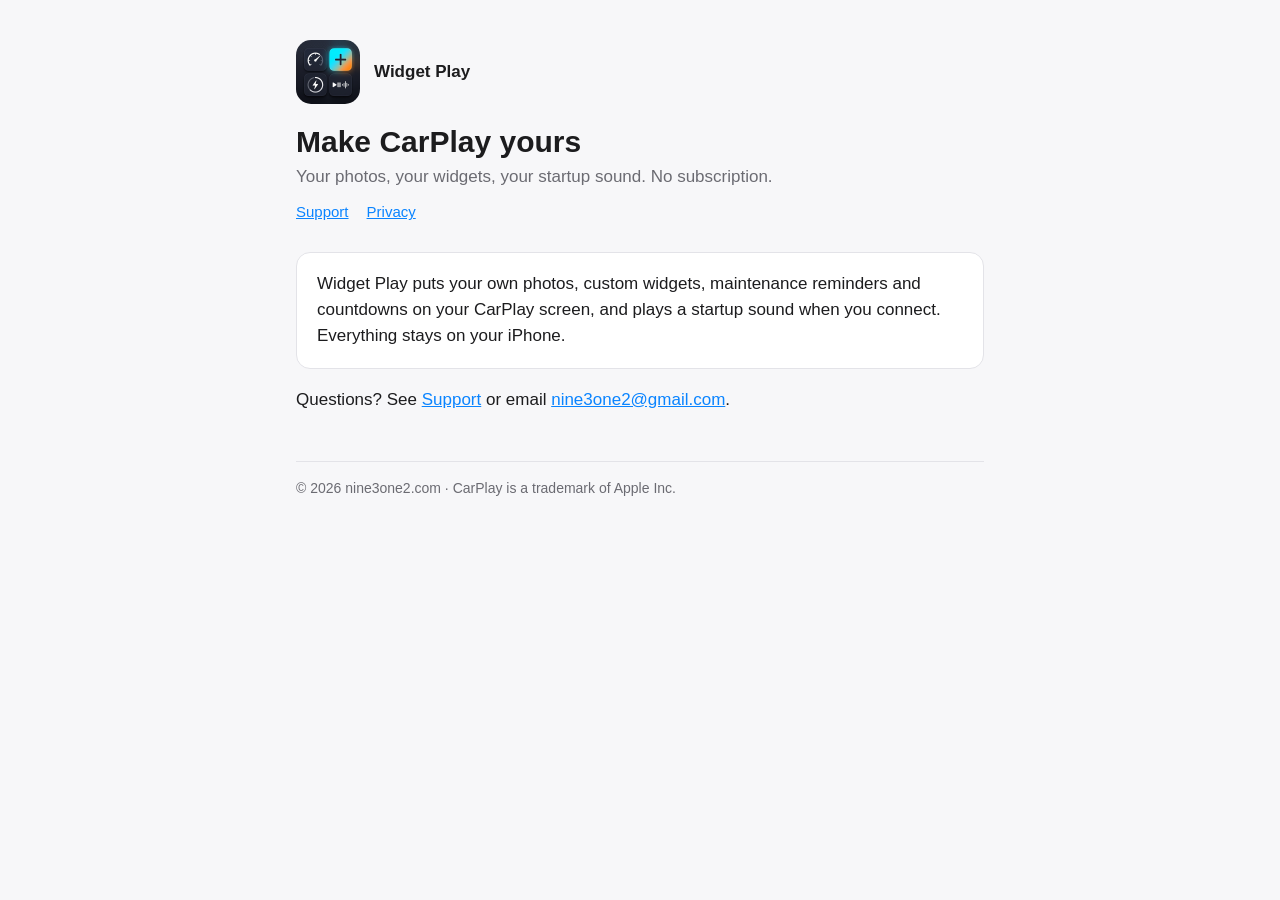
<file: index.html>
<!doctype html>
<html lang="en">
<head>
<meta charset="utf-8">
<meta name="viewport" content="width=device-width, initial-scale=1">
<title>Widget Play</title>
<meta name="description" content="Personalize your CarPlay screen: photos, widgets and startup sounds. One-time purchase.">
<link rel="stylesheet" href="style.css">
</head>
<body>
<main>
<header>
  <div class="app"><img src="icon.png" alt="" width="64" height="64"><strong>Widget Play</strong></div>
  <h1>Make CarPlay yours</h1>
  <p class="sub">Your photos, your widgets, your startup sound. No subscription.</p>
  <nav><a href="support.html">Support</a><a href="privacy.html">Privacy</a></nav>
</header>
<div class="card">
  <p>Widget Play puts your own photos, custom widgets, maintenance reminders and countdowns on your CarPlay screen, and plays a startup sound when you connect. Everything stays on your iPhone.</p>
</div>
<p>Questions? See <a href="support.html">Support</a> or email <a href="mailto:nine3one2@gmail.com?subject=Widget%20Play">nine3one2@gmail.com</a>.</p>
<footer>© 2026 nine3one2.com · CarPlay is a trademark of Apple Inc.</footer>
</main>
</body>
</html>
</file>
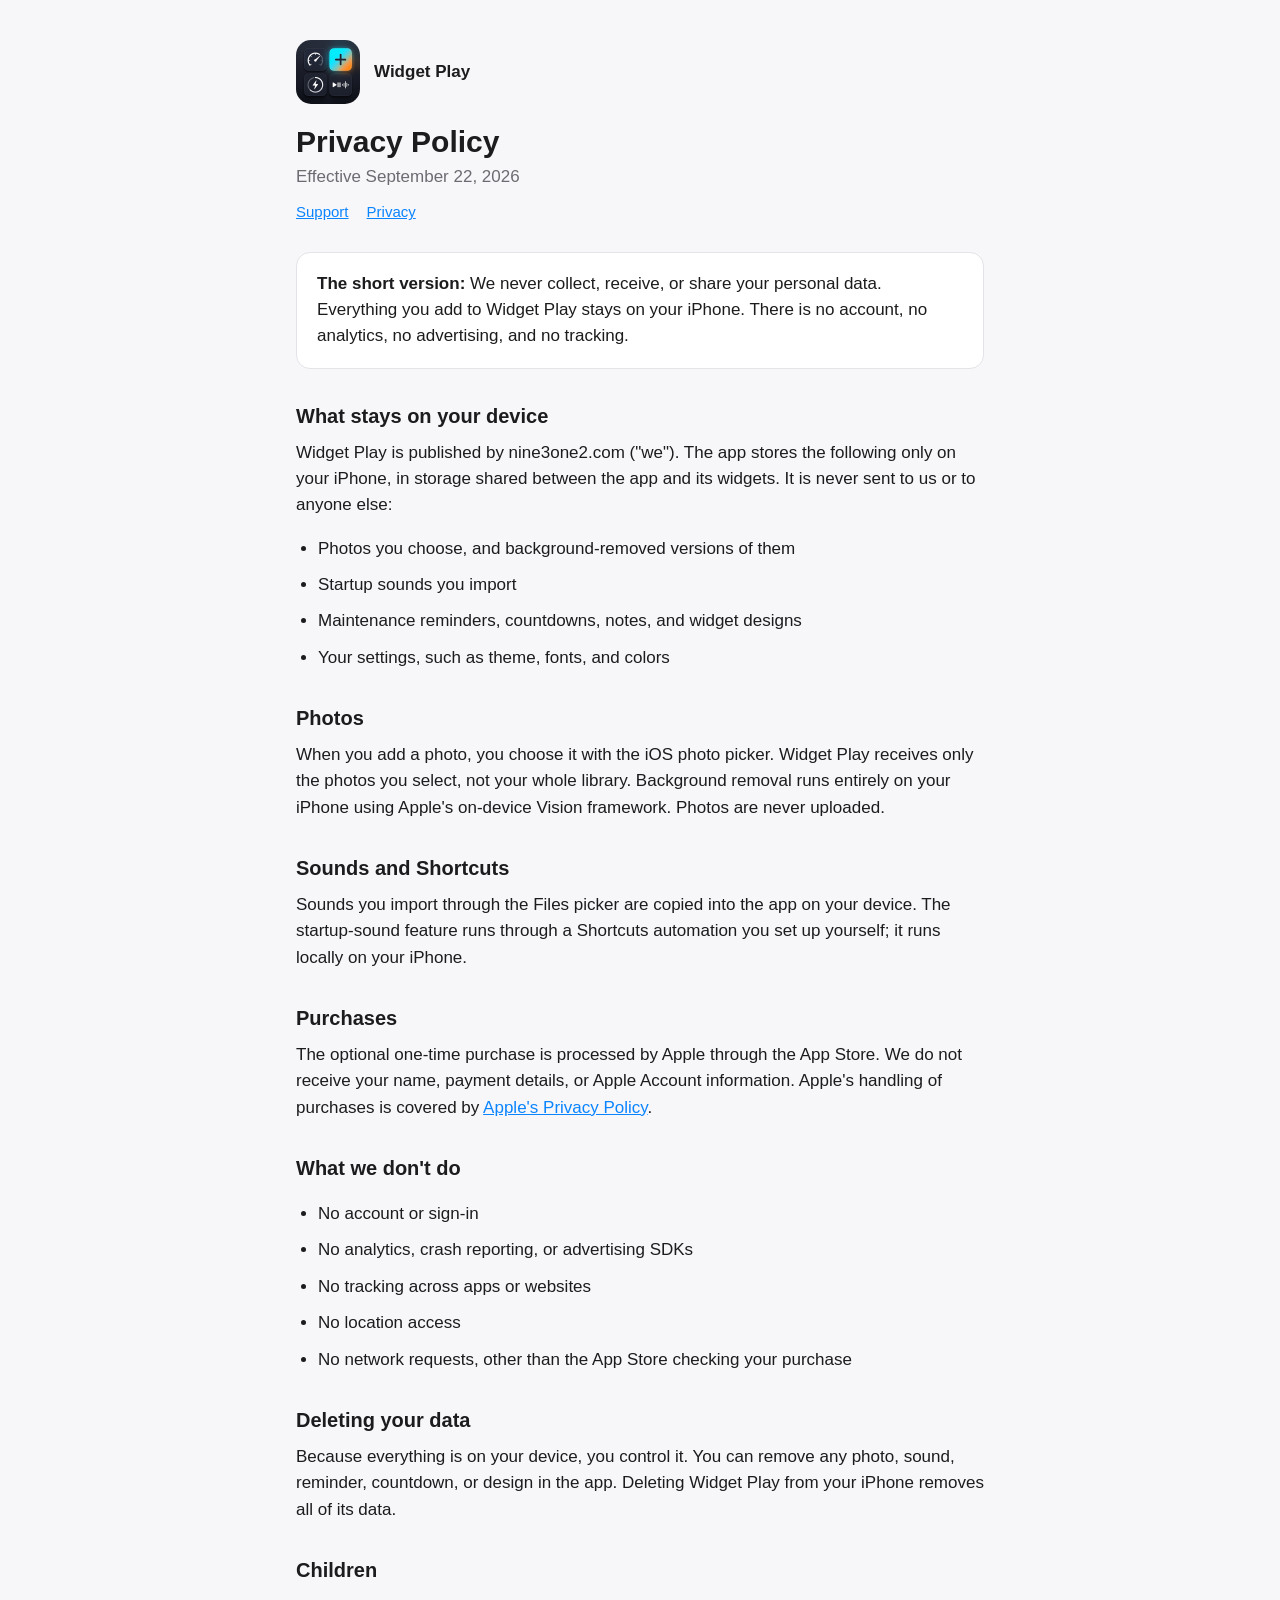
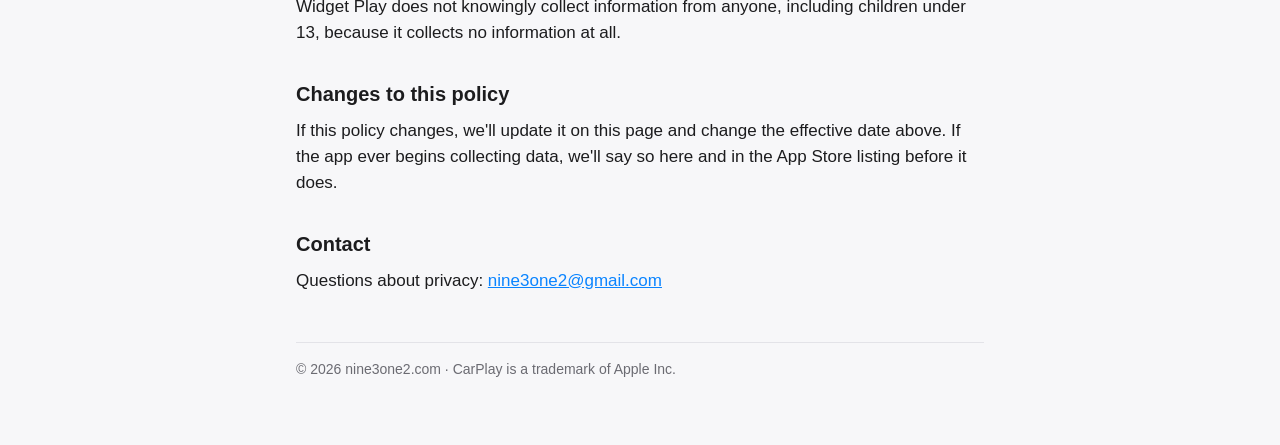
<file: privacy.html>
<!doctype html>
<html lang="en">
<head>
<meta charset="utf-8">
<meta name="viewport" content="width=device-width, initial-scale=1">
<title>Widget Play Privacy Policy</title>
<meta name="description" content="Widget Play collects no personal data. Everything you add stays on your iPhone.">
<link rel="stylesheet" href="style.css">
</head>
<body>
<main>
<header>
  <div class="app"><img src="icon.png" alt="" width="64" height="64"><strong>Widget Play</strong></div>
  <h1>Privacy Policy</h1>
  <p class="sub">Effective September 22, 2026</p>
  <nav><a href="support.html">Support</a><a href="privacy.html">Privacy</a></nav>
</header>

<div class="card">
  <p><strong>The short version:</strong> We never collect, receive, or share your personal data. Everything you add to Widget Play stays on your iPhone. There is no account, no analytics, no advertising, and no tracking.</p>
</div>

<h2>What stays on your device</h2>
<p>Widget Play is published by nine3one2.com ("we"). The app stores the following only on your iPhone, in storage shared between the app and its widgets. It is never sent to us or to anyone else:</p>
<ul>
  <li>Photos you choose, and background-removed versions of them</li>
  <li>Startup sounds you import</li>
  <li>Maintenance reminders, countdowns, notes, and widget designs</li>
  <li>Your settings, such as theme, fonts, and colors</li>
</ul>

<h2>Photos</h2>
<p>When you add a photo, you choose it with the iOS photo picker. Widget Play receives only the photos you select, not your whole library. Background removal runs entirely on your iPhone using Apple's on-device Vision framework. Photos are never uploaded.</p>

<h2>Sounds and Shortcuts</h2>
<p>Sounds you import through the Files picker are copied into the app on your device. The startup-sound feature runs through a Shortcuts automation you set up yourself; it runs locally on your iPhone.</p>

<h2>Purchases</h2>
<p>The optional one-time purchase is processed by Apple through the App Store. We do not receive your name, payment details, or Apple Account information. Apple's handling of purchases is covered by <a href="https://www.apple.com/legal/privacy/">Apple's Privacy Policy</a>.</p>

<h2>What we don't do</h2>
<ul>
  <li>No account or sign-in</li>
  <li>No analytics, crash reporting, or advertising SDKs</li>
  <li>No tracking across apps or websites</li>
  <li>No location access</li>
  <li>No network requests, other than the App Store checking your purchase</li>
</ul>

<h2>Deleting your data</h2>
<p>Because everything is on your device, you control it. You can remove any photo, sound, reminder, countdown, or design in the app. Deleting Widget Play from your iPhone removes all of its data.</p>

<h2>Children</h2>
<p>Widget Play does not knowingly collect information from anyone, including children under 13, because it collects no information at all.</p>

<h2>Changes to this policy</h2>
<p>If this policy changes, we'll update it on this page and change the effective date above. If the app ever begins collecting data, we'll say so here and in the App Store listing before it does.</p>

<h2>Contact</h2>
<p>Questions about privacy: <a href="mailto:nine3one2@gmail.com">nine3one2@gmail.com</a></p>

<footer>© 2026 nine3one2.com · CarPlay is a trademark of Apple Inc.</footer>
</main>
</body>
</html>
</file>
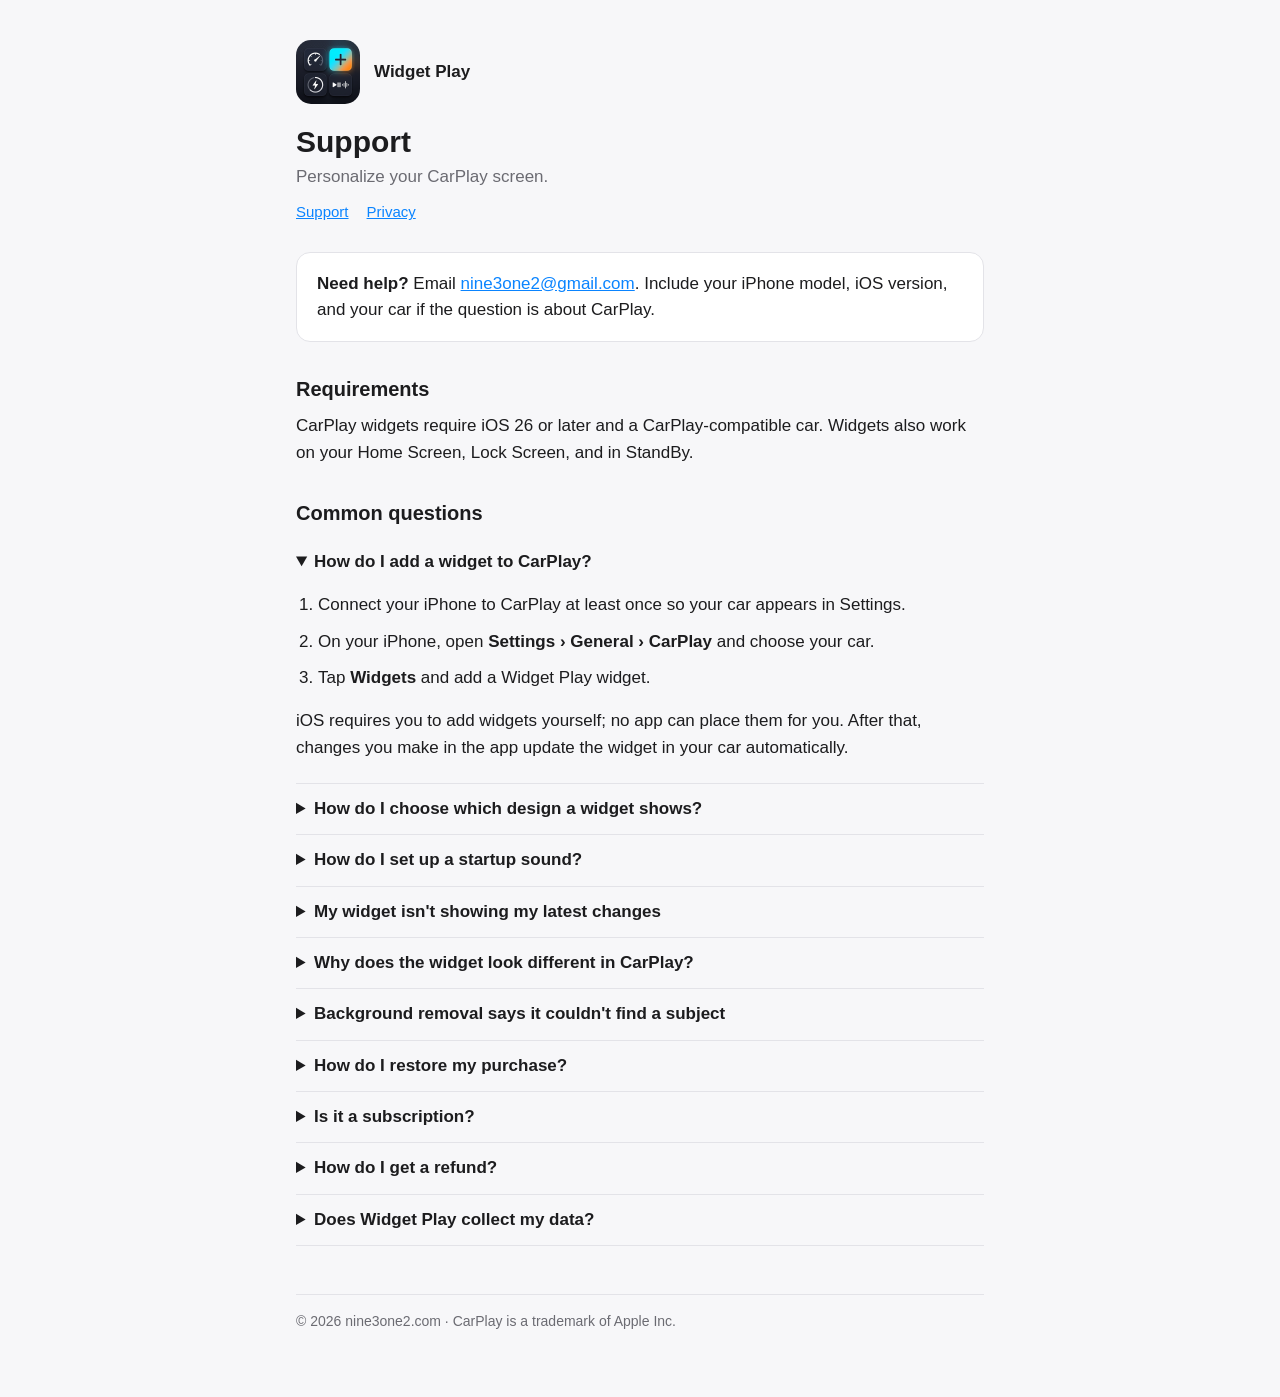
<file: support.html>
<!doctype html>
<html lang="en">
<head>
<meta charset="utf-8">
<meta name="viewport" content="width=device-width, initial-scale=1">
<title>Widget Play Support</title>
<meta name="description" content="Help with Widget Play: adding CarPlay widgets, startup sounds, photos, and purchases.">
<link rel="stylesheet" href="style.css">
</head>
<body>
<main>
<header>
  <div class="app"><img src="icon.png" alt="" width="64" height="64"><strong>Widget Play</strong></div>
  <h1>Support</h1>
  <p class="sub">Personalize your CarPlay screen.</p>
  <nav><a href="support.html">Support</a><a href="privacy.html">Privacy</a></nav>
</header>

<div class="card">
  <p><strong>Need help?</strong> Email <a href="mailto:nine3one2@gmail.com?subject=Widget%20Play%20support">nine3one2@gmail.com</a>. Include your iPhone model, iOS version, and your car if the question is about CarPlay.</p>
</div>

<h2>Requirements</h2>
<p>CarPlay widgets require iOS 26 or later and a CarPlay-compatible car. Widgets also work on your Home Screen, Lock Screen, and in StandBy.</p>

<h2>Common questions</h2>

<details open>
  <summary>How do I add a widget to CarPlay?</summary>
  <div><ol>
    <li>Connect your iPhone to CarPlay at least once so your car appears in Settings.</li>
    <li>On your iPhone, open <strong>Settings › General › CarPlay</strong> and choose your car.</li>
    <li>Tap <strong>Widgets</strong> and add a Widget Play widget.</li>
  </ol>
  <p>iOS requires you to add widgets yourself; no app can place them for you. After that, changes you make in the app update the widget in your car automatically.</p></div>
</details>

<details>
  <summary>How do I choose which design a widget shows?</summary>
  <div><p>Add the <strong>My Designs</strong> widget, then touch and hold it and choose <strong>Edit Widget</strong> to pick a design. Add it more than once to show different designs.</p></div>
</details>

<details>
  <summary>How do I set up a startup sound?</summary>
  <div><p>iOS doesn't let apps run on their own when CarPlay connects, so every startup-sound app uses a one-time Shortcuts automation:</p>
  <ol>
    <li>Open <strong>Shortcuts</strong> and go to the <strong>Automation</strong> tab.</li>
    <li>Tap <strong>+</strong>, choose <strong>CarPlay</strong>, select <strong>Connects</strong>, and pick <strong>Run Immediately</strong>.</li>
    <li>Add the <strong>Play Car Sound</strong> action from Widget Play.</li>
  </ol>
  <p>The app walks you through this under <strong>Startup Sound</strong>.</p></div>
</details>

<details>
  <summary>My widget isn't showing my latest changes</summary>
  <div><p>iOS decides when widgets refresh. Open Widget Play and change any setting to prompt an update. In CarPlay, reconnecting helps; if a widget still looks old, remove it from the CarPlay widget list and add it again.</p></div>
</details>

<details>
  <summary>Why does the widget look different in CarPlay?</summary>
  <div><p>CarPlay shows widgets at the small size and handles backgrounds differently than your Home Screen. Widget Play adapts automatically so your photos and theme still appear. In CarPlay, widgets are for viewing only; tapping them doesn't open the app.</p></div>
</details>

<details>
  <summary>Background removal says it couldn't find a subject</summary>
  <div><p>It works best when your car (or person, or pet) stands out clearly from what's behind it. Try a photo with more contrast between the subject and the background. Your original photo is always kept.</p></div>
</details>

<details>
  <summary>How do I restore my purchase?</summary>
  <div><p>Tap <strong>Restore Purchase</strong> on the main screen or in the unlock screen, signed in with the same Apple Account you bought with. Family Sharing members get the unlock automatically.</p></div>
</details>

<details>
  <summary>Is it a subscription?</summary>
  <div><p>No. The unlock is a one-time purchase. You pay once and keep it.</p></div>
</details>

<details>
  <summary>How do I get a refund?</summary>
  <div><p>Purchases are handled by Apple. Request a refund at <a href="https://reportaproblem.apple.com">reportaproblem.apple.com</a>. Your photos and designs stay saved; premium items are locked until you unlock again.</p></div>
</details>

<details>
  <summary>Does Widget Play collect my data?</summary>
  <div><p>No. Everything stays on your iPhone. See the <a href="privacy.html">Privacy Policy</a>.</p></div>
</details>

<footer>© 2026 nine3one2.com · CarPlay is a trademark of Apple Inc.</footer>
</main>
</body>
</html>
</file>
<file: style.css>
:root { --bg:#f7f7f9; --card:#ffffff; --text:#1c1c1e; --muted:#6b6b72; --accent:#0a84ff; --line:#e3e3e8; }
@media (prefers-color-scheme: dark) {
  :root { --bg:#0e1016; --card:#171a22; --text:#f2f2f5; --muted:#9a9aa5; --accent:#4cc3ff; --line:#262a35; }
}
* { box-sizing: border-box; }
body { margin:0; background:var(--bg); color:var(--text);
  font: 17px/1.55 -apple-system, BlinkMacSystemFont, "SF Pro Text", "Helvetica Neue", Arial, sans-serif; }
main { max-width: 720px; margin: 0 auto; padding: 40px 16px 64px; }
header { margin-bottom: 28px; }
.app { display:flex; align-items:center; gap:14px; }
.app img { width:64px; height:64px; border-radius:15px; }
h1 { font-size: 30px; line-height:1.2; margin: 20px 0 4px; }
.sub { color: var(--muted); margin: 0; }
h2 { font-size: 20px; margin: 32px 0 8px; }
h3 { font-size: 17px; margin: 22px 0 4px; }
p, li { margin: 0 0 10px; }
ul, ol { padding-left: 22px; }
a { color: var(--accent); }
.card { background: var(--card); border: 1px solid var(--line); border-radius: 14px; padding: 18px 20px; margin: 18px 0; }
.card p:last-child { margin-bottom: 0; }
nav { display:flex; gap:18px; margin-top: 10px; font-size: 15px; }
footer { margin-top: 48px; padding-top: 16px; border-top: 1px solid var(--line); color: var(--muted); font-size: 14px; }
details { border-bottom: 1px solid var(--line); padding: 12px 0; }
summary { cursor: pointer; font-weight: 600; }
details > div { margin-top: 8px; }
</file>
